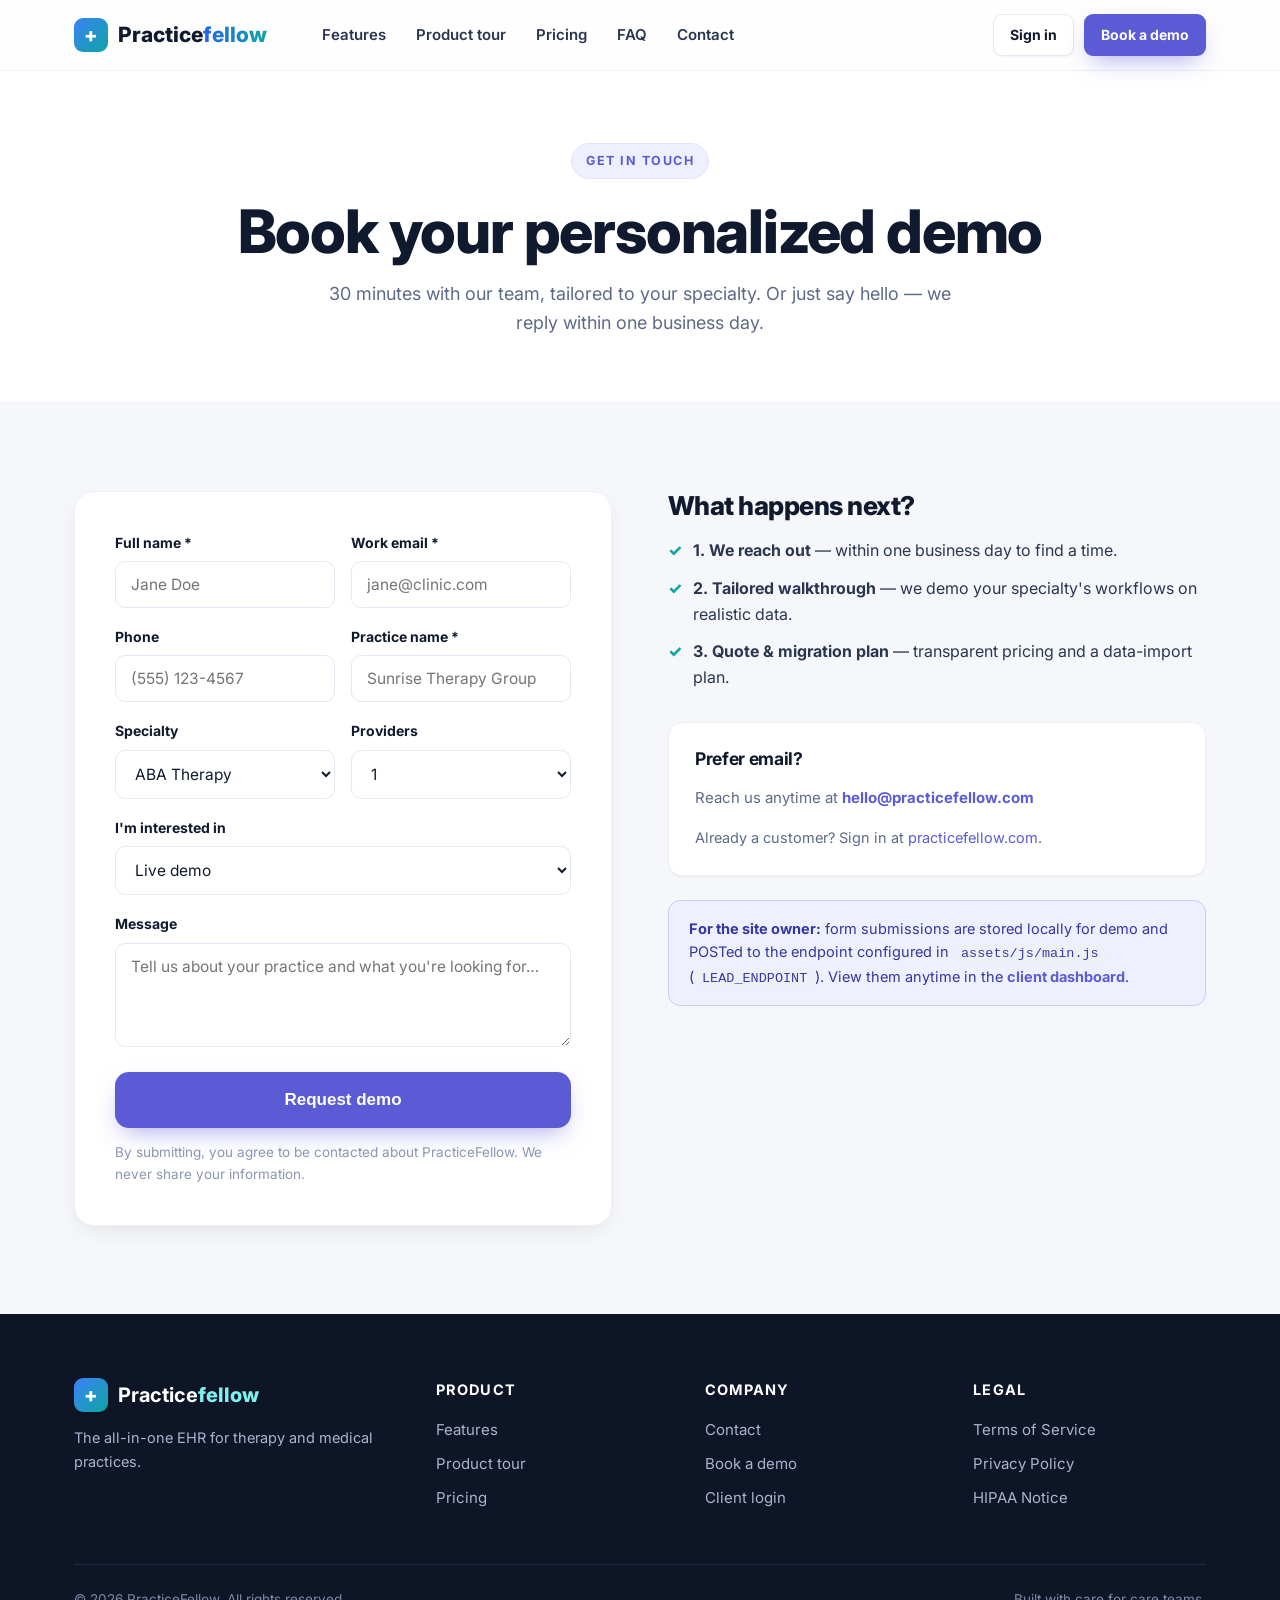
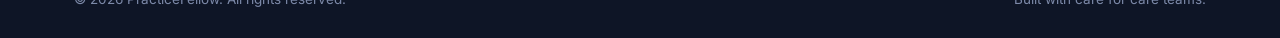
<file: contact.html>
<!DOCTYPE html>
<html lang="en">
<head>
<meta charset="UTF-8">
<meta name="viewport" content="width=device-width, initial-scale=1.0">
<title>Contact &amp; Book a Demo — PracticeFellow</title>
<meta name="description" content="Book a live PracticeFellow demo or send us a message. We reply within one business day.">
<link rel="preconnect" href="https://fonts.googleapis.com">
<link href="https://fonts.googleapis.com/css2?family=Inter:wght@400;600;700;800&display=swap" rel="stylesheet">
<link rel="stylesheet" href="assets/css/main.css">
<link rel="icon" href="assets/img/favicon.svg" type="image/svg+xml">
</head>
<body>
<header class="site-header">
  <div class="wrap nav">
    <a class="brand" href="index.html"><span class="brand-mark">+</span><span><b>Practice</b><span class="fellow">fellow</span></span></a>
    <nav class="nav-links" id="navLinks"><a href="features.html">Features</a><a href="index.html#tour">Product tour</a><a href="pricing.html">Pricing</a><a href="index.html#faq">FAQ</a><a href="contact.html">Contact</a></nav>
    <div class="nav-cta"><a class="btn btn-ghost btn-sm" href="https://www.practicefellow.com" target="_blank" rel="noopener">Sign in</a><a class="btn btn-primary btn-sm" href="contact.html">Book a demo</a></div>
    <button class="nav-toggle" id="navToggle" aria-label="Menu">☰</button>
  </div>
</header>
<div class="page-hero"><div class="wrap">
  <span class="eyebrow">Get in touch</span>
  <h1>Book your personalized demo</h1>
  <p>30 minutes with our team, tailored to your specialty. Or just say hello — we reply within one business day.</p>
</div></div>
<section><div class="wrap">
  <div class="split" style="align-items:start">
    <div class="form-card">
      <div class="form-ok" id="formOk">✓ Thanks! Your request was received. We'll reach out shortly to schedule your demo.</div>
      <form id="leadForm" novalidate>
        <div class="field-row">
          <div class="field"><label for="fName">Full name *</label><input id="fName" name="name" required placeholder="Jane Doe"></div>
          <div class="field"><label for="fEmail">Work email *</label><input id="fEmail" name="email" type="email" required placeholder="jane@clinic.com"></div>
        </div>
        <div class="field-row">
          <div class="field"><label for="fPhone">Phone</label><input id="fPhone" name="phone" type="tel" placeholder="(555) 123-4567"></div>
          <div class="field"><label for="fPractice">Practice name *</label><input id="fPractice" name="practice" required placeholder="Sunrise Therapy Group"></div>
        </div>
        <div class="field-row">
          <div class="field"><label for="fSpecialty">Specialty</label><select id="fSpecialty" name="specialty"><option>ABA Therapy</option><option>Speech Therapy</option><option>Occupational Therapy</option><option>Internal Medicine</option><option>Other</option></select></div>
          <div class="field"><label for="fProviders">Providers</label><select id="fProviders" name="providers"><option>1</option><option>2–5</option><option>6–15</option><option>16–50</option><option>50+</option></select></div>
        </div>
        <div class="field"><label for="fType">I'm interested in</label><select id="fType" name="type"><option>Live demo</option><option>Pricing quote</option><option>Migration from another EHR</option><option>AI early access</option><option>Just saying hello</option></select></div>
        <div class="field"><label for="fMsg">Message</label><textarea id="fMsg" name="message" rows="4" placeholder="Tell us about your practice and what you're looking for…"></textarea></div>
        <button class="btn btn-primary btn-lg btn-block" type="submit">Request demo</button>
        <p class="form-note">By submitting, you agree to be contacted about PracticeFellow. We never share your information.</p>
      </form>
    </div>
    <div>
      <h2 style="font-size:26px">What happens next?</h2>
      <ul class="check-list">
        <li><span><b>1. We reach out</b> — within one business day to find a time.</span></li>
        <li><span><b>2. Tailored walkthrough</b> — we demo your specialty's workflows on realistic data.</span></li>
        <li><span><b>3. Quote &amp; migration plan</b> — transparent pricing and a data-import plan.</span></li>
      </ul>
      <div class="card mt-32"><h3>Prefer email?</h3><p class="mt-16">Reach us anytime at <a href="mailto:hello@practicefellow.com"><b>hello@practicefellow.com</b></a></p><p class="mt-16" style="color:var(--muted);font-size:14.5px">Already a customer? Sign in at <a href="https://www.practicefellow.com" target="_blank" rel="noopener">practicefellow.com</a>.</p></div>
      <div class="notice blue mt-24"><b>For the site owner:</b> form submissions are stored locally for demo and POSTed to the endpoint configured in <code class="inline">assets/js/main.js</code> (<code class="inline">LEAD_ENDPOINT</code>). View them anytime in the <a href="dashboard.html"><b>client dashboard</b></a>.</div>
    </div>
  </div>
</div></section>
<footer><div class="wrap">
  <div class="foot-grid">
    <div><div class="foot-brand"><span class="brand-mark">+</span><span><b>Practice</b><span style="color:#7ef0ee">fellow</span></span></div><p style="font-size:14.5px;max-width:300px">The all-in-one EHR for therapy and medical practices.</p></div>
    <div><h4>Product</h4><a href="features.html">Features</a><a href="index.html#tour">Product tour</a><a href="pricing.html">Pricing</a></div>
    <div><h4>Company</h4><a href="contact.html">Contact</a><a href="contact.html">Book a demo</a><a href="dashboard.html">Client login</a></div>
    <div><h4>Legal</h4><a href="#">Terms of Service</a><a href="#">Privacy Policy</a><a href="#">HIPAA Notice</a></div>
  </div>
  <div class="foot-bottom"><span>© 2026 PracticeFellow. All rights reserved.</span><span>Built with care for care teams.</span></div>
</div></footer>
<script src="assets/js/main.js"></script>
</body></html>
</file>
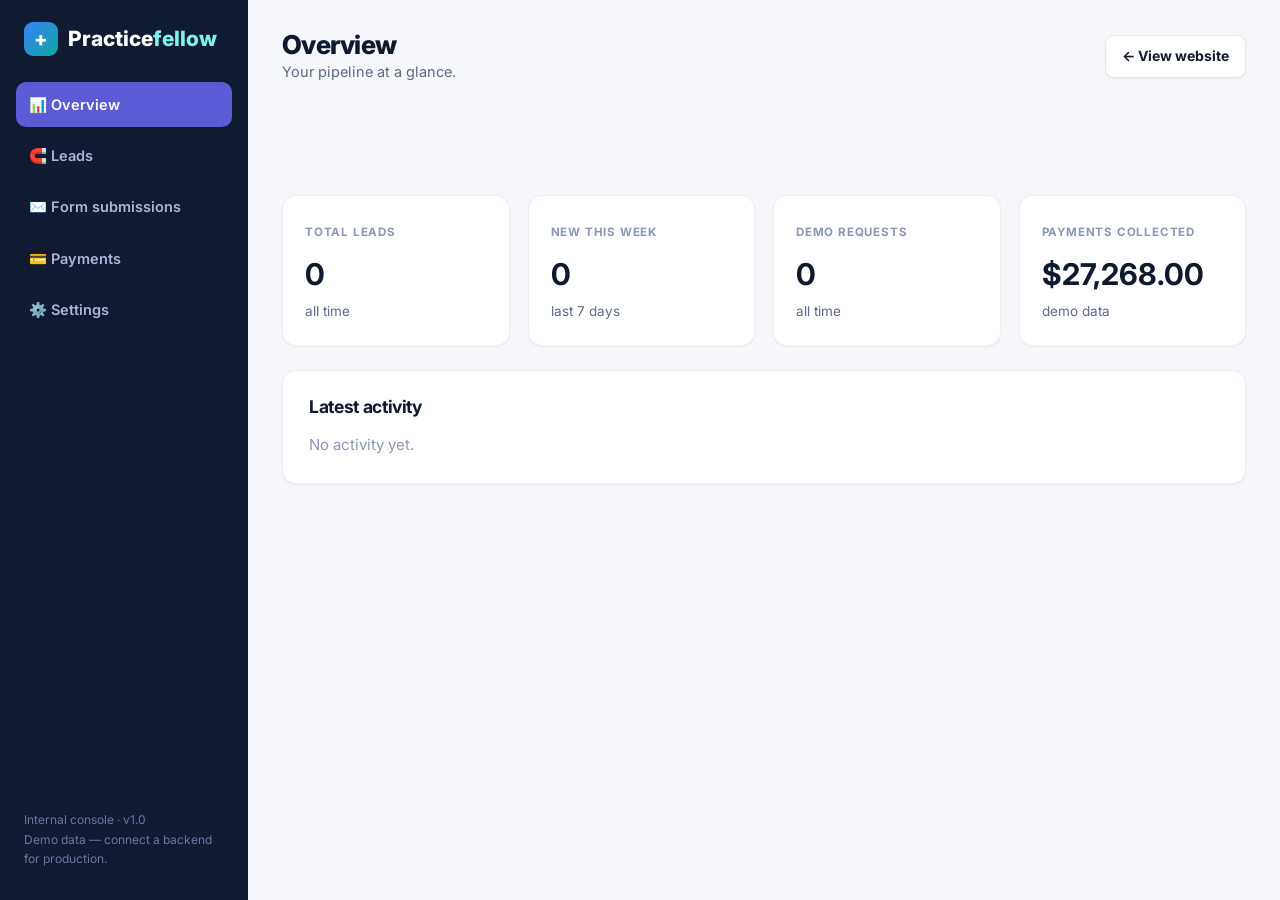
<file: dashboard.html>
<!DOCTYPE html>
<html lang="en">
<head>
<meta charset="UTF-8">
<meta name="viewport" content="width=device-width, initial-scale=1.0">
<title>Client Dashboard — PracticeFellow</title>
<meta name="description" content="PracticeFellow client dashboard: leads, form submissions and payments.">
<link rel="preconnect" href="https://fonts.googleapis.com">
<link href="https://fonts.googleapis.com/css2?family=Inter:wght@400;600;700;800&display=swap" rel="stylesheet">
<link rel="stylesheet" href="assets/css/main.css">
<link rel="stylesheet" href="assets/css/dashboard.css">
<link rel="icon" href="assets/img/favicon.svg" type="image/svg+xml">
</head>
<body>
<div class="dash">
  <aside class="side">
    <a class="brand" href="index.html"><span class="brand-mark">+</span><span><b>Practice</b><span style="color:#7ef0ee">fellow</span></span></a>
    <a class="slink active" href="#" data-view="overview">📊 Overview</a>
    <a class="slink" href="#" data-view="leads">🧲 Leads</a>
    <a class="slink" href="#" data-view="submissions">✉️ Form submissions</a>
    <a class="slink" href="#" data-view="payments">💳 Payments</a>
    <a class="slink" href="#" data-view="settings">⚙️ Settings</a>
    <div class="s-foot">Internal console · v1.0<br>Demo data — connect a backend for production.</div>
  </aside>
  <main class="dash-main">
    <div class="dash-top">
      <div><h1 id="viewTitle">Overview</h1><p style="color:var(--muted);font-size:14.5px" id="viewSub">Your pipeline at a glance.</p></div>
      <a class="btn btn-ghost btn-sm" href="index.html">← View website</a>
    </div>

    <!-- OVERVIEW -->
    <section class="dash-view active" id="view-overview">
      <div class="kpi-row">
        <div class="kpi"><small>Total leads</small><b id="kLeads">0</b><span>all time</span></div>
        <div class="kpi"><small>New this week</small><b id="kWeek">0</b><span>last 7 days</span></div>
        <div class="kpi"><small>Demo requests</small><b id="kDemos">0</b><span>all time</span></div>
        <div class="kpi"><small>Payments collected</small><b id="kPay">$0</b><span>demo data</span></div>
      </div>
      <div class="card"><h3>Latest activity</h3><div id="recentList" class="mt-16"></div></div>
    </section>

    <!-- LEADS -->
    <section class="dash-view" id="view-leads">
      <div class="toolbar">
        <input id="leadSearch" placeholder="Search name, email, practice…">
        <select id="leadStatus"><option value="">All statuses</option><option>New</option><option>Contacted</option><option>Demo scheduled</option><option>Customer</option><option>Archived</option></select>
        <button class="btn btn-ghost btn-sm" id="seedBtn">Load demo data</button>
        <button class="btn btn-ghost btn-sm" id="exportLeads">Export CSV</button>
      </div>
      <div style="overflow-x:auto"><table class="dtable"><thead><tr><th>Name</th><th>Contact</th><th>Practice</th><th>Specialty</th><th>Providers</th><th>Interest</th><th>Received</th><th>Status</th></tr></thead><tbody id="leadsBody"></tbody></table></div>
    </section>

    <!-- SUBMISSIONS -->
    <section class="dash-view" id="view-submissions">
      <p style="color:var(--muted);margin-bottom:16px;font-size:14.5px">Every message sent through the contact / demo form. Click a row to read the full message.</p>
      <div style="overflow-x:auto"><table class="dtable"><thead><tr><th>From</th><th>Type</th><th>Message</th><th>Received</th></tr></thead><tbody id="subsBody"></tbody></table></div>
    </section>

    <!-- PAYMENTS -->
    <section class="dash-view" id="view-payments">
      <div class="stripe-card">
        <h3>Stripe payments</h3>
        <p>Accept payments for software services (subscriptions, onboarding fees). Paste your <b>publishable key</b> below to enable the checkout button, and set your <b>webhook secret</b> on the server to record payments here. Full setup guide is in <code>README.md</code>.</p>
        <div class="key-row">
          <input id="stripeKey" placeholder="pk_live_… or pk_test_… (publishable key)">
          <button class="btn btn-teal" id="saveStripeKey">Save key</button>
        </div>
        <p id="stripeStatus" style="margin-top:12px;font-size:13.5px"></p>
      </div>
      <div class="toolbar"><button class="btn btn-primary btn-sm" id="newPaymentBtn">+ Record manual payment</button><button class="btn btn-ghost btn-sm" id="exportPay">Export CSV</button></div>
      <div style="overflow-x:auto"><table class="dtable"><thead><tr><th>Payment</th><th>Customer</th><th>Description</th><th>Amount</th><th>Date</th><th>Status</th></tr></thead><tbody id="payBody"></tbody></table></div>
    </section>

    <!-- SETTINGS -->
    <section class="dash-view" id="view-settings">
      <div class="card" style="max-width:720px">
        <h3>Integrations</h3>
        <div class="field mt-16"><label>Lead webhook endpoint</label><input id="endpointInput" placeholder="https://api.yourdomain.com/leads"><p class="form-note">The contact form POSTs new leads here as JSON (also saved locally). Set <code class="inline">LEAD_ENDPOINT</code> in <code class="inline">assets/js/main.js</code> for production.</p></div>
        <h3 class="mt-32">Data</h3>
        <p style="color:var(--muted);font-size:14.5px" class="mt-16">Demo data lives in this browser (localStorage). Connect a backend database before going live.</p>
        <div class="mt-16" style="display:flex;gap:10px;flex-wrap:wrap"><button class="btn btn-ghost btn-sm" id="clearData">Clear demo data</button></div>
      </div>
    </section>
  </main>
</div>
<script src="assets/js/main.js"></script>
<script src="assets/js/dashboard.js"></script>
</body>
</html>
</file>
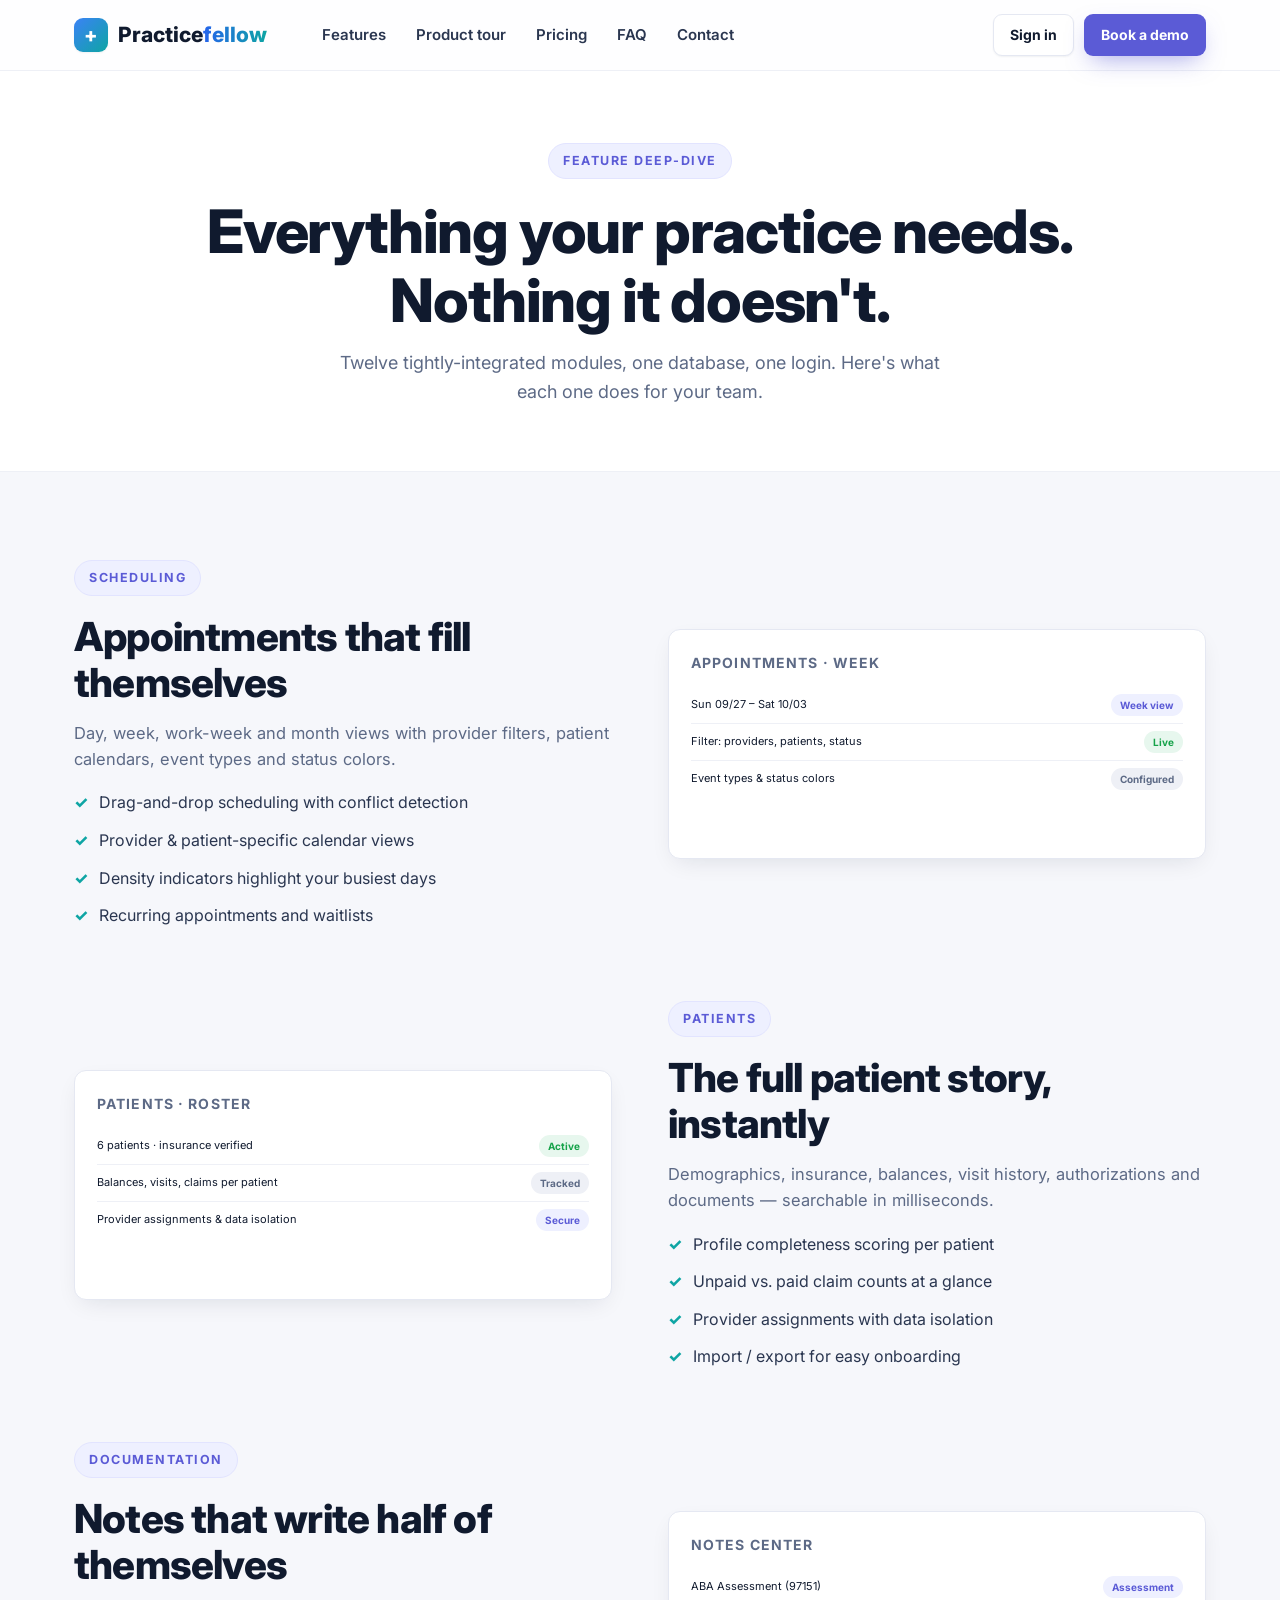
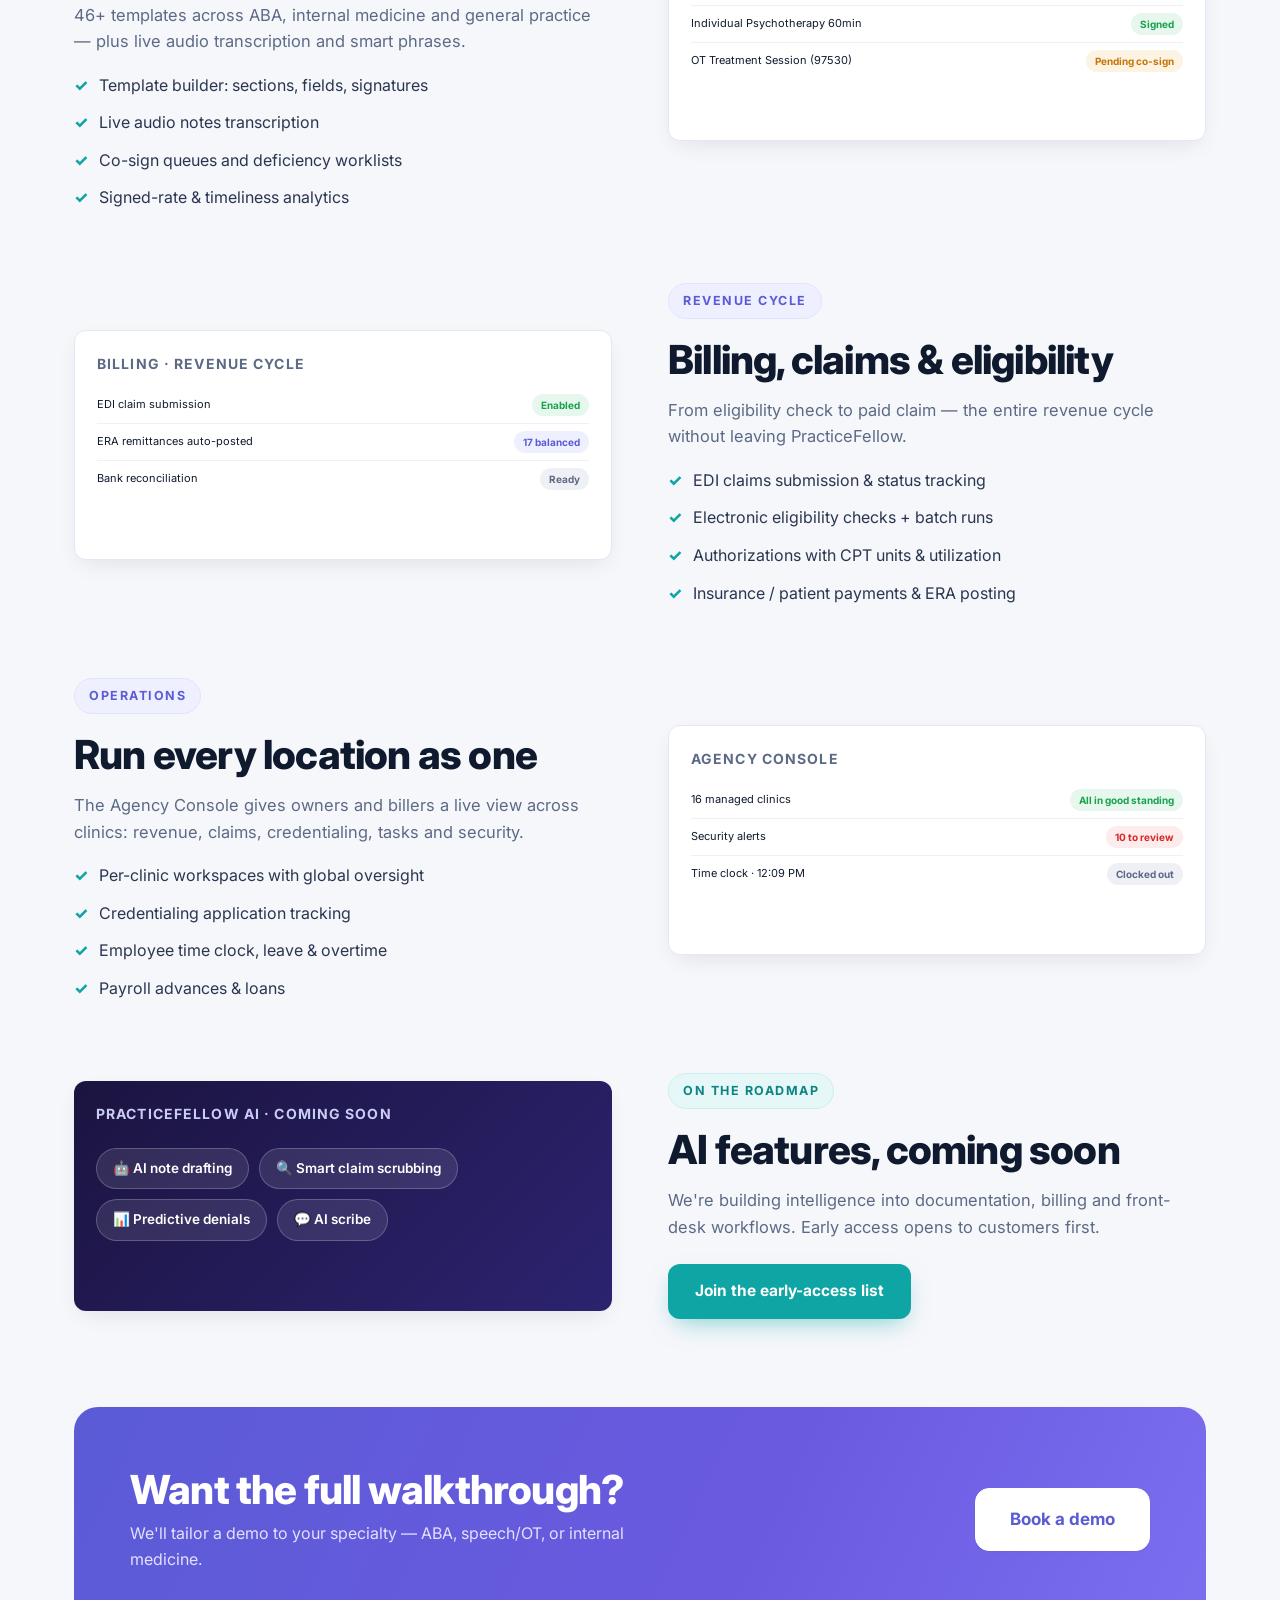
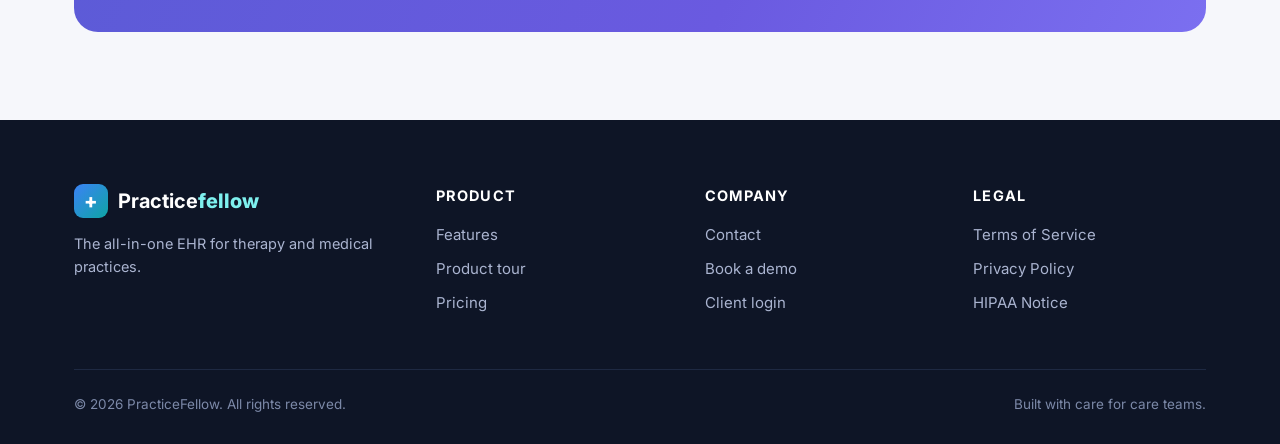
<file: features.html>
<!DOCTYPE html>
<html lang="en">
<head>
<meta charset="UTF-8">
<meta name="viewport" content="width=device-width, initial-scale=1.0">
<title>Features — PracticeFellow EHR</title>
<meta name="description" content="Explore every PracticeFellow feature: scheduling, patients, notes, billing, eligibility, authorizations, multi-clinic, chat, employees and payroll.">
<link rel="preconnect" href="https://fonts.googleapis.com">
<link href="https://fonts.googleapis.com/css2?family=Inter:wght@400;600;700;800&display=swap" rel="stylesheet">
<link rel="stylesheet" href="assets/css/main.css">
<link rel="icon" href="assets/img/favicon.svg" type="image/svg+xml">
</head>
<body>
<header class="site-header">
  <div class="wrap nav">
    <a class="brand" href="index.html"><span class="brand-mark">+</span><span><b>Practice</b><span class="fellow">fellow</span></span></a>
    <nav class="nav-links" id="navLinks">
      <a href="features.html">Features</a><a href="index.html#tour">Product tour</a><a href="pricing.html">Pricing</a><a href="index.html#faq">FAQ</a><a href="contact.html">Contact</a>
    </nav>
    <div class="nav-cta"><a class="btn btn-ghost btn-sm" href="https://www.practicefellow.com" target="_blank" rel="noopener">Sign in</a><a class="btn btn-primary btn-sm" href="contact.html">Book a demo</a></div>
    <button class="nav-toggle" id="navToggle" aria-label="Menu">☰</button>
  </div>
</header>

<div class="page-hero"><div class="wrap">
  <span class="eyebrow">Feature deep-dive</span>
  <h1>Everything your practice needs.<br>Nothing it doesn't.</h1>
  <p>Twelve tightly-integrated modules, one database, one login. Here's what each one does for your team.</p>
</div></div>

<section><div class="wrap">
  <div class="split" style="margin-bottom:72px">
    <div><span class="eyebrow">Scheduling</span><h2>Appointments that fill themselves</h2><p class="lead" style="font-size:16.5px">Day, week, work-week and month views with provider filters, patient calendars, event types and status colors.</p><ul class="check-list"><li>Drag-and-drop scheduling with conflict detection</li><li>Provider &amp; patient-specific calendar views</li><li>Density indicators highlight your busiest days</li><li>Recurring appointments and waitlists</li></ul></div>
    <div class="tour-shot"><h4>Appointments · Week</h4><div class="mock-row"><span>Sun 09/27 – Sat 10/03</span><span class="badge purple">Week view</span></div><div class="mock-row"><span>Filter: providers, patients, status</span><span class="badge green">Live</span></div><div class="mock-row"><span>Event types &amp; status colors</span><span class="badge gray">Configured</span></div></div>
  </div>
  <div class="split" style="margin-bottom:72px">
    <div class="tour-shot"><h4>Patients · Roster</h4><div class="mock-row"><span>6 patients · insurance verified</span><span class="badge green">Active</span></div><div class="mock-row"><span>Balances, visits, claims per patient</span><span class="badge gray">Tracked</span></div><div class="mock-row"><span>Provider assignments &amp; data isolation</span><span class="badge purple">Secure</span></div></div>
    <div><span class="eyebrow">Patients</span><h2>The full patient story, instantly</h2><p class="lead" style="font-size:16.5px">Demographics, insurance, balances, visit history, authorizations and documents — searchable in milliseconds.</p><ul class="check-list"><li>Profile completeness scoring per patient</li><li>Unpaid vs. paid claim counts at a glance</li><li>Provider assignments with data isolation</li><li>Import / export for easy onboarding</li></ul></div>
  </div>
  <div class="split" style="margin-bottom:72px">
    <div><span class="eyebrow">Documentation</span><h2>Notes that write half of themselves</h2><p class="lead" style="font-size:16.5px">46+ templates across ABA, internal medicine and general practice — plus live audio transcription and smart phrases.</p><ul class="check-list"><li>Template builder: sections, fields, signatures</li><li>Live audio notes transcription</li><li>Co-sign queues and deficiency worklists</li><li>Signed-rate &amp; timeliness analytics</li></ul></div>
    <div class="tour-shot"><h4>Notes Center</h4><div class="mock-row"><span>ABA Assessment (97151)</span><span class="badge purple">Assessment</span></div><div class="mock-row"><span>Individual Psychotherapy 60min</span><span class="badge green">Signed</span></div><div class="mock-row"><span>OT Treatment Session (97530)</span><span class="badge amber">Pending co-sign</span></div></div>
  </div>
  <div class="split" style="margin-bottom:72px">
    <div class="tour-shot"><h4>Billing · Revenue cycle</h4><div class="mock-row"><span>EDI claim submission</span><span class="badge green">Enabled</span></div><div class="mock-row"><span>ERA remittances auto-posted</span><span class="badge purple">17 balanced</span></div><div class="mock-row"><span>Bank reconciliation</span><span class="badge gray">Ready</span></div></div>
    <div><span class="eyebrow">Revenue cycle</span><h2>Billing, claims &amp; eligibility</h2><p class="lead" style="font-size:16.5px">From eligibility check to paid claim — the entire revenue cycle without leaving PracticeFellow.</p><ul class="check-list"><li>EDI claims submission &amp; status tracking</li><li>Electronic eligibility checks + batch runs</li><li>Authorizations with CPT units &amp; utilization</li><li>Insurance / patient payments &amp; ERA posting</li></ul></div>
  </div>
  <div class="split" style="margin-bottom:72px">
    <div><span class="eyebrow">Operations</span><h2>Run every location as one</h2><p class="lead" style="font-size:16.5px">The Agency Console gives owners and billers a live view across clinics: revenue, claims, credentialing, tasks and security.</p><ul class="check-list"><li>Per-clinic workspaces with global oversight</li><li>Credentialing application tracking</li><li>Employee time clock, leave &amp; overtime</li><li>Payroll advances &amp; loans</li></ul></div>
    <div class="tour-shot"><h4>Agency Console</h4><div class="mock-row"><span>16 managed clinics</span><span class="badge green">All in good standing</span></div><div class="mock-row"><span>Security alerts</span><span class="badge red">10 to review</span></div><div class="mock-row"><span>Time clock · 12:09 PM</span><span class="badge gray">Clocked out</span></div></div>
  </div>
  <div class="split">
    <div class="tour-shot" style="background:linear-gradient(135deg,#1b1440,#2c2370);border:none;color:#fff"><h4 style="color:#c9cdf5">PracticeFellow AI · Coming soon</h4><div class="ai-pills"><span>🤖 AI note drafting</span><span>🔍 Smart claim scrubbing</span><span>📊 Predictive denials</span><span>💬 AI scribe</span></div></div>
    <div><span class="eyebrow teal">On the roadmap</span><h2>AI features, coming soon</h2><p class="lead" style="font-size:16.5px">We're building intelligence into documentation, billing and front-desk workflows. Early access opens to customers first.</p><a class="btn btn-teal mt-24" href="contact.html">Join the early-access list</a></div>
  </div>
</div></section>

<section style="padding-top:0"><div class="wrap"><div class="cta-band">
  <div><h2>Want the full walkthrough?</h2><p>We'll tailor a demo to your specialty — ABA, speech/OT, or internal medicine.</p></div>
  <a class="btn btn-ghost btn-lg" href="contact.html">Book a demo</a>
</div></div></section>

<footer><div class="wrap">
  <div class="foot-grid">
    <div><div class="foot-brand"><span class="brand-mark">+</span><span><b>Practice</b><span style="color:#7ef0ee">fellow</span></span></div><p style="font-size:14.5px;max-width:300px">The all-in-one EHR for therapy and medical practices.</p></div>
    <div><h4>Product</h4><a href="features.html">Features</a><a href="index.html#tour">Product tour</a><a href="pricing.html">Pricing</a></div>
    <div><h4>Company</h4><a href="contact.html">Contact</a><a href="contact.html">Book a demo</a><a href="dashboard.html">Client login</a></div>
    <div><h4>Legal</h4><a href="#">Terms of Service</a><a href="#">Privacy Policy</a><a href="#">HIPAA Notice</a></div>
  </div>
  <div class="foot-bottom"><span>© 2026 PracticeFellow. All rights reserved.</span><span>Built with care for care teams.</span></div>
</div></footer>
<script src="assets/js/main.js"></script>
</body></html>
</file>
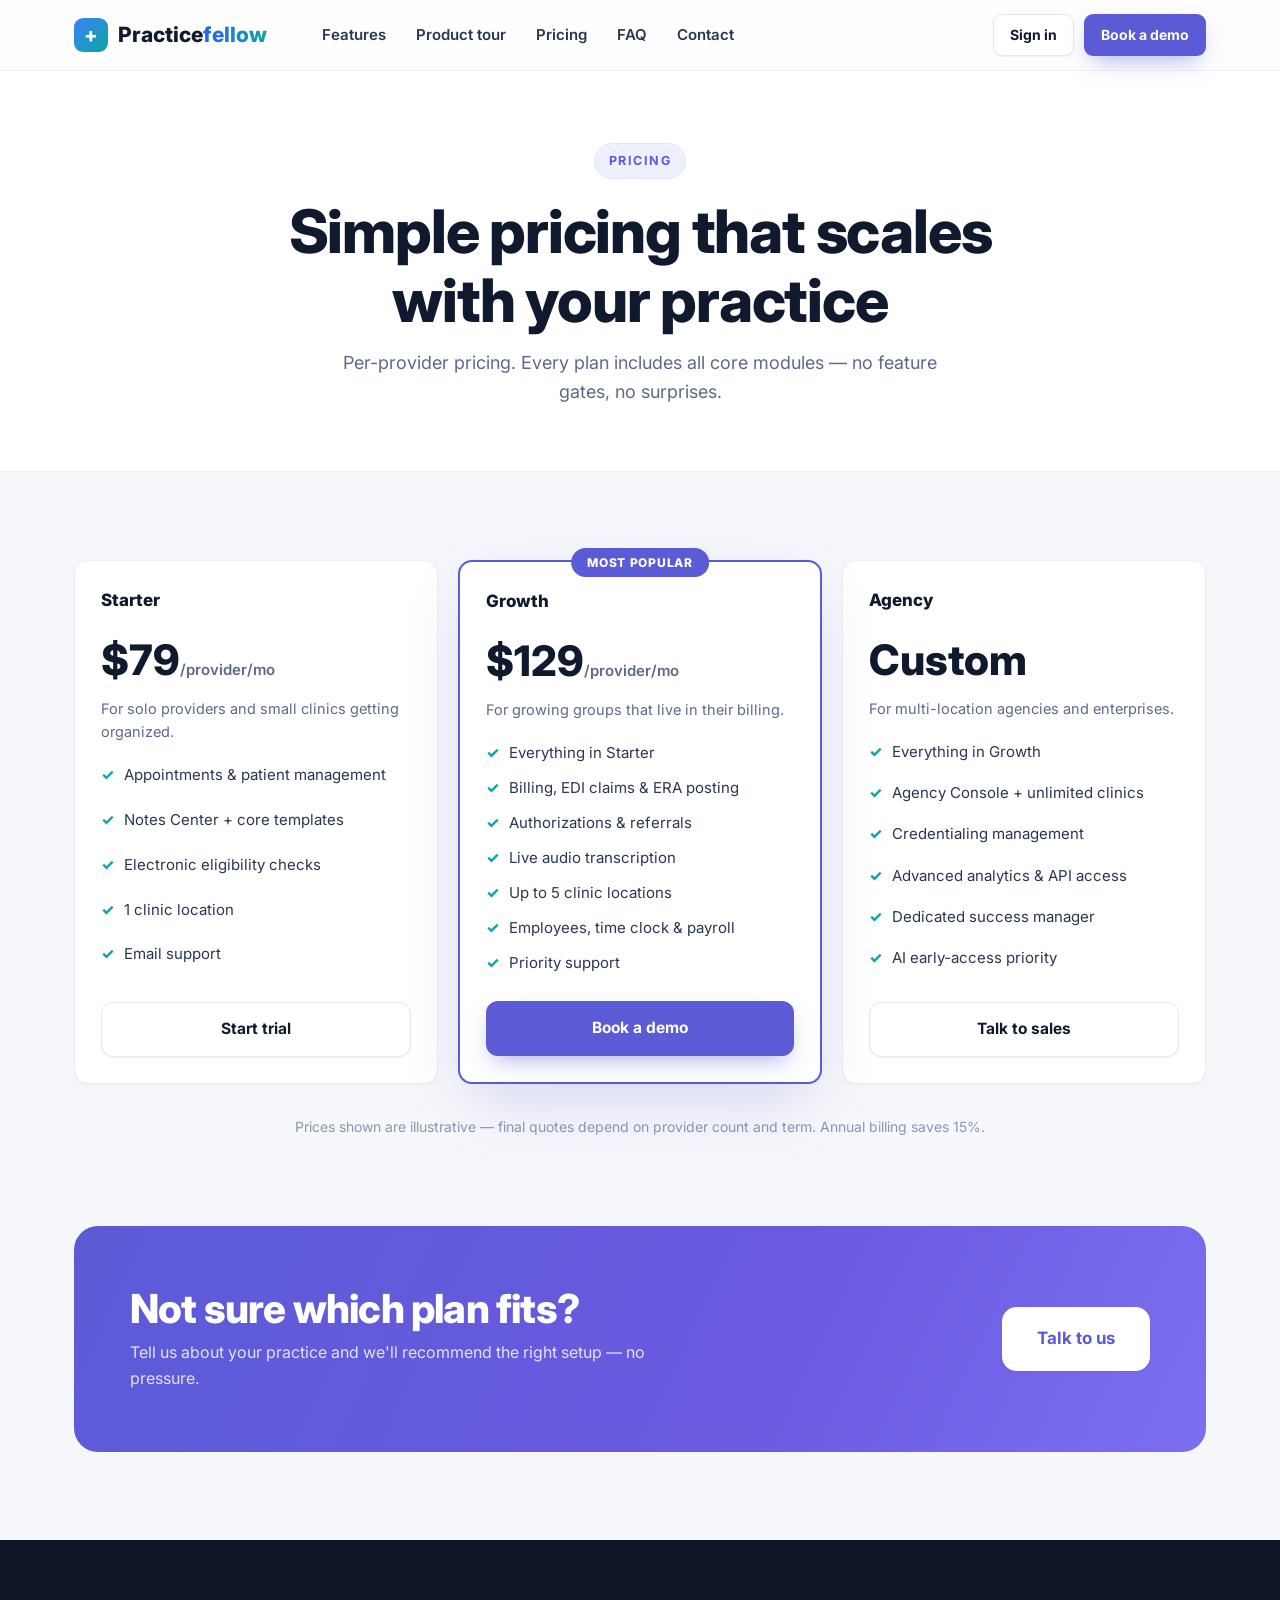
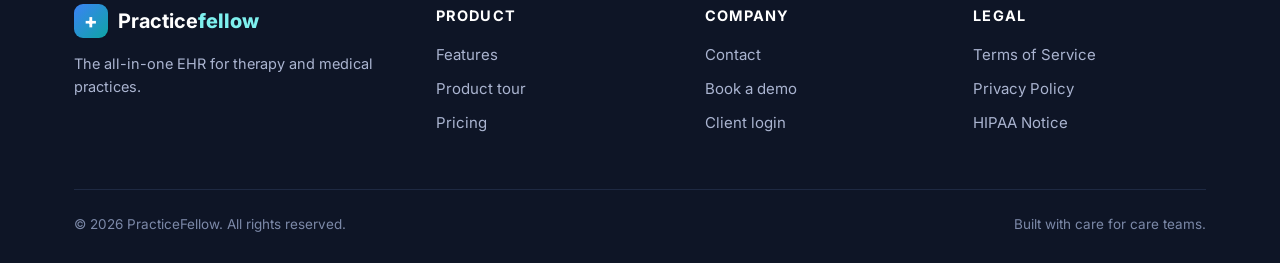
<file: pricing.html>
<!DOCTYPE html>
<html lang="en">
<head>
<meta charset="UTF-8">
<meta name="viewport" content="width=device-width, initial-scale=1.0">
<title>Pricing — PracticeFellow EHR</title>
<meta name="description" content="Simple, per-provider pricing for the PracticeFellow EHR. No hidden fees.">
<link rel="preconnect" href="https://fonts.googleapis.com">
<link href="https://fonts.googleapis.com/css2?family=Inter:wght@400;600;700;800&display=swap" rel="stylesheet">
<link rel="stylesheet" href="assets/css/main.css">
<link rel="icon" href="assets/img/favicon.svg" type="image/svg+xml">
</head>
<body>
<header class="site-header">
  <div class="wrap nav">
    <a class="brand" href="index.html"><span class="brand-mark">+</span><span><b>Practice</b><span class="fellow">fellow</span></span></a>
    <nav class="nav-links" id="navLinks"><a href="features.html">Features</a><a href="index.html#tour">Product tour</a><a href="pricing.html">Pricing</a><a href="index.html#faq">FAQ</a><a href="contact.html">Contact</a></nav>
    <div class="nav-cta"><a class="btn btn-ghost btn-sm" href="https://www.practicefellow.com" target="_blank" rel="noopener">Sign in</a><a class="btn btn-primary btn-sm" href="contact.html">Book a demo</a></div>
    <button class="nav-toggle" id="navToggle" aria-label="Menu">☰</button>
  </div>
</header>
<div class="page-hero"><div class="wrap">
  <span class="eyebrow">Pricing</span>
  <h1>Simple pricing that scales<br>with your practice</h1>
  <p>Per-provider pricing. Every plan includes all core modules — no feature gates, no surprises.</p>
</div></div>
<section><div class="wrap">
  <div class="grid-3">
    <div class="card price-card"><div class="p-name">Starter</div><div class="p-price">$79<small>/provider/mo</small></div><p style="color:var(--muted);font-size:14.5px">For solo providers and small clinics getting organized.</p><ul><li>Appointments &amp; patient management</li><li>Notes Center + core templates</li><li>Electronic eligibility checks</li><li>1 clinic location</li><li>Email support</li></ul><a class="btn btn-ghost btn-block" href="contact.html">Start trial</a></div>
    <div class="card price-card featured"><span class="flag">MOST POPULAR</span><div class="p-name">Growth</div><div class="p-price">$129<small>/provider/mo</small></div><p style="color:var(--muted);font-size:14.5px">For growing groups that live in their billing.</p><ul><li>Everything in Starter</li><li>Billing, EDI claims &amp; ERA posting</li><li>Authorizations &amp; referrals</li><li>Live audio transcription</li><li>Up to 5 clinic locations</li><li>Employees, time clock &amp; payroll</li><li>Priority support</li></ul><a class="btn btn-primary btn-block" href="contact.html">Book a demo</a></div>
    <div class="card price-card"><div class="p-name">Agency</div><div class="p-price">Custom</div><p style="color:var(--muted);font-size:14.5px">For multi-location agencies and enterprises.</p><ul><li>Everything in Growth</li><li>Agency Console + unlimited clinics</li><li>Credentialing management</li><li>Advanced analytics &amp; API access</li><li>Dedicated success manager</li><li>AI early-access priority</li></ul><a class="btn btn-ghost btn-block" href="contact.html">Talk to sales</a></div>
  </div>
  <p class="center mt-32" style="color:var(--faint);font-size:14px">Prices shown are illustrative — final quotes depend on provider count and term. Annual billing saves 15%.</p>
</div></section>
<section style="padding-top:0"><div class="wrap"><div class="cta-band">
  <div><h2>Not sure which plan fits?</h2><p>Tell us about your practice and we'll recommend the right setup — no pressure.</p></div>
  <a class="btn btn-ghost btn-lg" href="contact.html">Talk to us</a>
</div></div></section>
<footer><div class="wrap">
  <div class="foot-grid">
    <div><div class="foot-brand"><span class="brand-mark">+</span><span><b>Practice</b><span style="color:#7ef0ee">fellow</span></span></div><p style="font-size:14.5px;max-width:300px">The all-in-one EHR for therapy and medical practices.</p></div>
    <div><h4>Product</h4><a href="features.html">Features</a><a href="index.html#tour">Product tour</a><a href="pricing.html">Pricing</a></div>
    <div><h4>Company</h4><a href="contact.html">Contact</a><a href="contact.html">Book a demo</a><a href="dashboard.html">Client login</a></div>
    <div><h4>Legal</h4><a href="#">Terms of Service</a><a href="#">Privacy Policy</a><a href="#">HIPAA Notice</a></div>
  </div>
  <div class="foot-bottom"><span>© 2026 PracticeFellow. All rights reserved.</span><span>Built with care for care teams.</span></div>
</div></footer>
<script src="assets/js/main.js"></script>
</body></html>
</file>
<file: assets/css/main.css>
/* PracticeFellow marketing site — design system
   Inspired by the PracticeFellow app: indigo primary, teal accents,
   soft gray surfaces, rounded cards. */
:root{
  --primary:#5b5bd6; --primary-dark:#4848bd; --primary-darker:#3a3aa3;
  --primary-50:#eef0ff; --primary-100:#e2e4ff;
  --teal:#0ea5a4; --teal-dark:#0b8584; --teal-50:#e6f7f7;
  --ink:#101a2e; --ink-soft:#2a3650; --muted:#5d6a86; --faint:#8b96b3;
  --bg:#f6f7fb; --card:#ffffff; --border:#e5e8f2; --border-soft:#eef0f6;
  --green:#16a34a; --green-50:#e7f7ee; --amber:#c77408; --amber-50:#fdf3e3;
  --red:#dc2626; --red-50:#fdecec; --pink:#db2777;
  --radius:14px; --radius-lg:20px; --radius-sm:9px;
  --shadow-sm:0 1px 2px rgba(16,26,46,.06);
  --shadow:0 8px 24px -8px rgba(16,26,46,.12);
  --shadow-lg:0 24px 64px -16px rgba(72,72,189,.22);
  --font:"Inter",-apple-system,BlinkMacSystemFont,"Segoe UI",Roboto,Helvetica,Arial,sans-serif;
}
*{box-sizing:border-box;margin:0;padding:0}
html{scroll-behavior:smooth}
body{font-family:var(--font);color:var(--ink);background:var(--bg);line-height:1.6;font-size:16px;-webkit-font-smoothing:antialiased}
img{max-width:100%;display:block}
a{color:var(--primary);text-decoration:none}
a:hover{color:var(--primary-dark)}
.wrap{max-width:1180px;margin:0 auto;padding:0 24px}
section{padding:88px 0}
.eyebrow{display:inline-flex;align-items:center;gap:8px;font-size:12.5px;font-weight:700;letter-spacing:.12em;text-transform:uppercase;color:var(--primary);background:var(--primary-50);border:1px solid var(--primary-100);padding:7px 14px;border-radius:999px;margin-bottom:18px}
.eyebrow.teal{color:var(--teal-dark);background:var(--teal-50);border-color:#cdeeee}
h1,h2,h3{line-height:1.15;letter-spacing:-.02em;color:var(--ink)}
h1{font-size:clamp(38px,5.2vw,60px);font-weight:800}
h2{font-size:clamp(28px,3.6vw,40px);font-weight:800;margin-bottom:14px}
h3{font-size:20px;font-weight:700}
.lead{font-size:18.5px;color:var(--muted);max-width:640px}
.center{text-align:center}.center .lead{margin:0 auto}
.mt-16{margin-top:16px}.mt-24{margin-top:24px}.mt-32{margin-top:32px}.mt-48{margin-top:48px}

/* ---------- Buttons ---------- */
.btn{display:inline-flex;align-items:center;justify-content:center;gap:9px;font-weight:700;font-size:15.5px;padding:14px 26px;border-radius:12px;border:1px solid transparent;cursor:pointer;transition:transform .15s ease,box-shadow .15s ease,background .15s ease;white-space:nowrap}
.btn:active{transform:translateY(1px)}
.btn-primary{background:var(--primary);color:#fff;box-shadow:0 10px 24px -8px rgba(91,91,214,.55)}
.btn-primary:hover{background:var(--primary-dark);color:#fff;box-shadow:0 14px 30px -8px rgba(91,91,214,.6)}
.btn-teal{background:var(--teal);color:#fff;box-shadow:0 10px 24px -8px rgba(14,165,164,.5)}
.btn-teal:hover{background:var(--teal-dark);color:#fff}
.btn-ghost{background:#fff;color:var(--ink);border-color:var(--border);box-shadow:var(--shadow-sm)}
.btn-ghost:hover{border-color:var(--primary);color:var(--primary)}
.btn-lg{padding:17px 34px;font-size:17px;border-radius:14px}
.btn-sm{padding:9px 16px;font-size:14px;border-radius:9px}
.btn-block{width:100%}

/* ---------- Nav ---------- */
.site-header{position:sticky;top:0;z-index:50;background:rgba(255,255,255,.86);backdrop-filter:blur(14px);border-bottom:1px solid var(--border-soft)}
.nav{display:flex;align-items:center;gap:34px;height:70px}
.brand{display:flex;align-items:center;gap:10px;font-size:21px;font-weight:800;color:var(--ink)}
.brand:hover{color:var(--ink)}
.brand-mark{width:34px;height:34px;border-radius:9px;background:linear-gradient(135deg,#3b82f6,#0ea5a4);display:grid;place-items:center;color:#fff;font-size:20px;font-weight:800;box-shadow:var(--shadow-sm)}
.brand b{font-weight:800}.brand .fellow{background:linear-gradient(90deg,#2563eb,#0ea5a4);-webkit-background-clip:text;background-clip:text;color:transparent}
.nav-links{display:flex;gap:4px;margin-left:8px}
.nav-links a{color:var(--ink-soft);font-weight:600;font-size:15px;padding:9px 13px;border-radius:9px}
.nav-links a:hover{background:var(--primary-50);color:var(--primary)}
.nav-cta{margin-left:auto;display:flex;gap:10px;align-items:center}
.nav-toggle{display:none;margin-left:auto;background:none;border:1px solid var(--border);border-radius:9px;padding:9px 12px;font-size:18px;cursor:pointer}
@media(max-width:940px){
  .nav-links,.nav-cta .btn-ghost{display:none}
  .nav-toggle{display:block}
  .nav-links.open{display:flex;position:absolute;top:70px;left:0;right:0;background:#fff;flex-direction:column;padding:14px 20px 20px;border-bottom:1px solid var(--border);box-shadow:var(--shadow)}
}

/* ---------- Hero ---------- */
.hero{position:relative;overflow:hidden;background:radial-gradient(1100px 480px at 75% -60px,rgba(91,91,214,.14),transparent 60%),radial-gradient(800px 420px at 8% 10%,rgba(14,165,164,.1),transparent 60%),#fff;border-bottom:1px solid var(--border-soft)}
.hero .wrap{display:grid;grid-template-columns:1.02fr .98fr;gap:56px;align-items:center;padding:84px 24px 96px}
.hero h1{margin:0 0 18px}
.hero h1 .grad{background:linear-gradient(92deg,var(--primary) 10%,#7c6cf0 55%,var(--teal) 100%);-webkit-background-clip:text;background-clip:text;color:transparent}
.hero .lead{margin-bottom:30px}
.hero-cta{display:flex;gap:14px;flex-wrap:wrap;margin-bottom:26px}
.hero-proof{display:flex;gap:22px;flex-wrap:wrap;color:var(--muted);font-size:14px;font-weight:600}
.hero-proof span{display:inline-flex;align-items:center;gap:7px}
.dot{width:8px;height:8px;border-radius:50%;background:var(--green);display:inline-block}
@media(max-width:940px){.hero .wrap{grid-template-columns:1fr;padding-top:56px}}

/* App mock (pure CSS dashboard preview) */
.app-mock{background:#fff;border:1px solid var(--border);border-radius:var(--radius-lg);box-shadow:var(--shadow-lg);overflow:hidden;font-size:12px}
.app-mock .mock-bar{display:flex;align-items:center;gap:8px;padding:12px 16px;border-bottom:1px solid var(--border-soft);background:#fafbff}
.mock-dots{display:flex;gap:6px}.mock-dots i{width:10px;height:10px;border-radius:50%;background:#dfe3f0;display:block}
.mock-dots i:first-child{background:#ff5f57}.mock-dots i:nth-child(2){background:#febc2e}.mock-dots i:nth-child(3){background:#28c840}
.mock-url{flex:1;background:#eef0f7;border-radius:7px;color:var(--faint);padding:5px 12px;font-size:11.5px;font-weight:600}
.mock-body{padding:18px;background:var(--bg)}
.mock-head{display:flex;justify-content:space-between;align-items:center;margin-bottom:14px}
.mock-head b{font-size:14px}
.mock-head .pill{background:var(--primary);color:#fff;font-size:11px;font-weight:700;padding:6px 12px;border-radius:8px}
.mock-stats{display:grid;grid-template-columns:repeat(4,1fr);gap:10px;margin-bottom:12px}
.mock-stat{background:#fff;border:1px solid var(--border-soft);border-radius:10px;padding:10px 12px}
.mock-stat small{color:var(--faint);font-size:9.5px;text-transform:uppercase;letter-spacing:.06em;font-weight:700}
.mock-stat b{display:block;font-size:17px;margin-top:2px}
.mock-cols{display:grid;grid-template-columns:1fr 1fr;gap:10px}
.mock-panel{background:#fff;border:1px solid var(--border-soft);border-radius:10px;padding:12px}
.mock-panel h5{font-size:11.5px;margin-bottom:8px}
.mock-row{display:flex;justify-content:space-between;align-items:center;padding:7px 0;border-top:1px solid var(--border-soft);font-size:11px}
.mock-row:first-of-type{border-top:none}
.badge{font-size:10px;font-weight:700;padding:3px 9px;border-radius:999px}
.badge.green{background:var(--green-50);color:var(--green)}
.badge.red{background:var(--red-50);color:var(--red)}
.badge.gray{background:#eef0f6;color:var(--muted)}
.badge.amber{background:var(--amber-50);color:var(--amber)}
.badge.purple{background:var(--primary-50);color:var(--primary)}

/* ---------- Trust strip ---------- */
.trust{background:#fff;border-bottom:1px solid var(--border-soft);padding:30px 0}
.trust .wrap{display:flex;align-items:center;gap:26px;flex-wrap:wrap;justify-content:center;color:var(--faint);font-weight:700;font-size:14px}
.trust .t-logo{font-size:16px;color:#9aa3bd;font-weight:800;letter-spacing:.02em}

/* ---------- Feature grid ---------- */
.grid-3{display:grid;grid-template-columns:repeat(3,1fr);gap:20px}
.grid-4{display:grid;grid-template-columns:repeat(4,1fr);gap:18px}
@media(max-width:940px){.grid-3{grid-template-columns:repeat(2,1fr)}.grid-4{grid-template-columns:repeat(2,1fr)}}
@media(max-width:620px){.grid-3,.grid-4{grid-template-columns:1fr}}
.card{background:var(--card);border:1px solid var(--border-soft);border-radius:var(--radius);padding:26px;box-shadow:var(--shadow-sm);transition:transform .18s ease,box-shadow .18s ease}
.card:hover{transform:translateY(-4px);box-shadow:var(--shadow)}
.card .icon{width:46px;height:46px;border-radius:13px;display:grid;place-items:center;font-size:22px;margin-bottom:16px;background:var(--primary-50)}
.card h3{margin-bottom:8px;font-size:17.5px}
.card p{color:var(--muted);font-size:15px}
.icon.teal{background:var(--teal-50)}.icon.green{background:var(--green-50)}.icon.amber{background:var(--amber-50)}.icon.pink{background:#fdeef5}

/* ---------- Tour / tabs ---------- */
.tour{background:#fff;border-top:1px solid var(--border-soft);border-bottom:1px solid var(--border-soft)}
.tabs{display:flex;gap:8px;flex-wrap:wrap;margin:30px 0 26px}
.tab{border:1px solid var(--border);background:#fff;padding:10px 18px;border-radius:999px;font-weight:700;font-size:14px;cursor:pointer;color:var(--muted)}
.tab.active{background:var(--ink);color:#fff;border-color:var(--ink)}
.tab:hover{border-color:var(--primary);color:var(--primary)}
.tab.active:hover{color:#fff}
.tour-panel{display:none;grid-template-columns:1fr 1fr;gap:44px;align-items:center;background:var(--bg);border:1px solid var(--border-soft);border-radius:var(--radius-lg);padding:40px}
.tour-panel.active{display:grid}
.tour-panel ul{list-style:none;margin-top:16px;display:grid;gap:10px}
.tour-panel li{display:flex;gap:10px;color:var(--ink-soft);font-size:15.5px}
.tour-panel li::before{content:"✓";color:var(--teal);font-weight:800}
.tour-shot{background:#fff;border:1px solid var(--border);border-radius:12px;box-shadow:var(--shadow);padding:22px;min-height:230px}
.tour-shot h4{font-size:14px;margin-bottom:12px;color:var(--muted);text-transform:uppercase;letter-spacing:.08em}
@media(max-width:860px){.tour-panel.active{grid-template-columns:1fr}}

/* ---------- AI banner ---------- */
.ai-banner{background:linear-gradient(120deg,#1b1440 0%,#2c2370 55%,#0b4f4e 130%);border-radius:24px;color:#fff;padding:56px;display:grid;grid-template-columns:1.1fr .9fr;gap:40px;align-items:center;overflow:hidden;position:relative}
.ai-banner::after{content:"";position:absolute;width:420px;height:420px;border-radius:50%;background:radial-gradient(circle,rgba(124,108,240,.4),transparent 65%);top:-140px;right:-100px}
.ai-banner h2{color:#fff}
.ai-banner p{color:#c9cdf5}
.ai-pills{display:flex;flex-wrap:wrap;gap:10px;margin-top:22px;position:relative;z-index:1}
.ai-pills span{background:rgba(255,255,255,.1);border:1px solid rgba(255,255,255,.22);padding:9px 16px;border-radius:999px;font-size:13.5px;font-weight:600}
@media(max-width:860px){.ai-banner{grid-template-columns:1fr;padding:36px}}

/* ---------- Testimonials ---------- */
.testi{font-size:16px;color:var(--ink-soft)}
.testi .who{margin-top:16px;display:flex;align-items:center;gap:12px}
.avatar{width:44px;height:44px;border-radius:50%;background:linear-gradient(135deg,var(--primary),var(--teal));color:#fff;display:grid;place-items:center;font-weight:800}
.who small{display:block;color:var(--faint)}

/* ---------- Pricing ---------- */
.price-card{display:flex;flex-direction:column}
.price-card.featured{border:2px solid var(--primary);box-shadow:var(--shadow-lg);position:relative}
.price-card .p-name{font-weight:800;font-size:17px}
.price-card .p-price{font-size:42px;font-weight:800;margin:12px 0 4px}
.price-card .p-price small{font-size:15px;color:var(--muted);font-weight:600}
.price-card ul{list-style:none;margin:20px 0 26px;display:grid;gap:11px;flex:1}
.price-card li{display:flex;gap:10px;font-size:15px;color:var(--ink-soft)}
.price-card li::before{content:"✓";color:var(--teal);font-weight:800}
.flag{position:absolute;top:-14px;left:50%;transform:translateX(-50%);background:var(--primary);color:#fff;font-size:12px;font-weight:800;padding:5px 16px;border-radius:999px;letter-spacing:.06em}

/* ---------- FAQ ---------- */
.faq{max-width:780px;margin:0 auto}
.faq-item{background:#fff;border:1px solid var(--border-soft);border-radius:12px;margin-bottom:12px;overflow:hidden}
.faq-q{width:100%;background:none;border:none;text-align:left;font-size:16.5px;font-weight:700;padding:20px 22px;cursor:pointer;display:flex;justify-content:space-between;align-items:center;gap:16px;color:var(--ink)}
.faq-a{color:var(--muted);font-size:15.5px}
.faq-a div{padding:0 22px}
.faq-item.open .faq-a div{padding-bottom:22px}
.faq-item .chev{transition:transform .2s;color:var(--primary);font-weight:800}
.faq-item.open .chev{transform:rotate(45deg)}

/* ---------- Forms ---------- */
.form-card{background:#fff;border:1px solid var(--border-soft);border-radius:var(--radius-lg);box-shadow:var(--shadow);padding:40px}
.field{margin-bottom:18px}
.field label{display:block;font-weight:700;font-size:14px;margin-bottom:7px}
.field input,.field select,.field textarea{width:100%;border:1.5px solid var(--border);border-radius:10px;padding:13px 15px;font-size:15.5px;font-family:inherit;color:var(--ink);background:#fff;transition:border .15s}
.field input:focus,.field select:focus,.field textarea:focus{outline:none;border-color:var(--primary);box-shadow:0 0 0 3px rgba(91,91,214,.14)}
.field-row{display:grid;grid-template-columns:1fr 1fr;gap:16px}
@media(max-width:620px){.field-row{grid-template-columns:1fr}}
.form-note{font-size:13.5px;color:var(--faint);margin-top:14px}
.form-ok{display:none;background:var(--green-50);border:1px solid #bfe8cd;color:#146c36;padding:16px 18px;border-radius:12px;font-weight:600;margin-bottom:18px}
.form-ok.show{display:block}

/* ---------- CTA band ---------- */
.cta-band{background:linear-gradient(115deg,var(--primary) 0%,#6a5ae0 60%,#7b6ff0 100%);border-radius:24px;padding:60px 56px;color:#fff;display:flex;justify-content:space-between;align-items:center;gap:32px;flex-wrap:wrap}
.cta-band h2{color:#fff;margin-bottom:8px}
.cta-band p{color:#e3e1ff;max-width:520px}
.cta-band .btn-ghost{background:#fff;border-color:#fff;color:var(--primary)}
.cta-band .btn-ghost:hover{background:#f2f1ff}

/* ---------- Footer ---------- */
footer{background:#0e1526;color:#aab4d0;padding:64px 0 28px;margin-top:0}
.foot-grid{display:grid;grid-template-columns:1.4fr 1fr 1fr 1fr;gap:36px;margin-bottom:44px}
.foot-grid h4{color:#fff;font-size:14.5px;margin-bottom:16px;text-transform:uppercase;letter-spacing:.08em}
.foot-grid a{display:block;color:#aab4d0;font-size:15px;margin-bottom:10px}
.foot-grid a:hover{color:#fff}
.foot-brand{color:#fff;font-size:20px;font-weight:800;display:flex;align-items:center;gap:10px;margin-bottom:14px}
.foot-bottom{border-top:1px solid #1e2942;padding-top:24px;display:flex;justify-content:space-between;gap:16px;flex-wrap:wrap;font-size:13.5px;color:#7c89a8}
@media(max-width:860px){.foot-grid{grid-template-columns:1fr 1fr}}
@media(max-width:560px){.foot-grid{grid-template-columns:1fr}}

/* ---------- Page hero (inner pages) ---------- */
.page-hero{background:#fff;border-bottom:1px solid var(--border-soft);padding:72px 0 64px;text-align:center}
.page-hero p{color:var(--muted);max-width:640px;margin:14px auto 0;font-size:18px}

/* ---------- Misc ---------- */
.split{display:grid;grid-template-columns:1fr 1fr;gap:56px;align-items:center}
@media(max-width:860px){.split{grid-template-columns:1fr}}
.check-list{list-style:none;display:grid;gap:12px;margin-top:18px}
.check-list li{display:flex;gap:11px;font-size:16px;color:var(--ink-soft)}
.check-list li::before{content:"✓";color:var(--teal);font-weight:800;flex-shrink:0}
.kpi-row{display:grid;grid-template-columns:repeat(4,1fr);gap:18px;margin:34px 0}
.kpi{background:#fff;border:1px solid var(--border-soft);border-radius:var(--radius);padding:22px;box-shadow:var(--shadow-sm)}
.kpi small{color:var(--faint);text-transform:uppercase;letter-spacing:.07em;font-size:11.5px;font-weight:700}
.kpi b{display:block;font-size:30px;margin-top:6px}
.kpi span{font-size:13.5px;color:var(--muted)}
@media(max-width:860px){.kpi-row{grid-template-columns:repeat(2,1fr)}}
.notice{background:#fffbeF;border:1px solid #f3dfae;color:#8a5a00;padding:16px 20px;border-radius:12px;font-size:14.5px}
.notice.blue{background:var(--primary-50);border-color:#c9cdf8;color:#33379e}
code.inline{background:#eef0f7;padding:2px 8px;border-radius:6px;font-size:13.5px;color:var(--primary-darker)}

/* ============ Motion & pro polish (v2) ============ */
.site-header{transition:box-shadow .3s,background .3s}
.site-header.scrolled{box-shadow:0 6px 24px rgba(15,23,42,.08);background:rgba(255,255,255,.92);backdrop-filter:blur(12px)}

/* floating gradient orbs */
.orb{position:absolute;border-radius:50%;filter:blur(70px);opacity:.5;pointer-events:none;animation:drift 14s ease-in-out infinite}
.orb-1{width:420px;height:420px;background:#c7d2fe;top:-120px;right:6%}
.orb-2{width:340px;height:340px;background:#99f6e4;top:30%;left:-120px;animation-delay:-5s}
.orb-3{width:260px;height:260px;background:#fbcfe8;bottom:-80px;right:30%;animation-delay:-9s}
@keyframes drift{0%,100%{transform:translate(0,0) scale(1)}50%{transform:translate(40px,-30px) scale(1.08)}}
.hero{position:relative}
.hero .orb{z-index:0}
.hero .wrap{position:relative;z-index:1}

/* floating mock + live pill */
@keyframes floaty{0%,100%{transform:translateY(0)}50%{transform:translateY(-12px)}}
.app-mock.float{animation:floaty 7s ease-in-out infinite}
.live-pill{display:inline-flex;align-items:center;gap:6px;font-size:10.5px;font-weight:800;color:#059669;background:#d1fae5;border-radius:99px;padding:4px 10px;letter-spacing:.08em}
.pulse{width:8px;height:8px;border-radius:50%;background:#10b981;animation:pulse 1.6s infinite}
@keyframes pulse{0%{box-shadow:0 0 0 0 rgba(16,185,129,.5)}70%{box-shadow:0 0 0 9px rgba(16,185,129,0)}100%{box-shadow:0 0 0 0 rgba(16,185,129,0)}}
.spark{display:flex;align-items:flex-end;gap:3px;height:26px;margin-top:8px}
.spark i{flex:1;background:linear-gradient(180deg,#818cf8,#4f46e5);border-radius:2px;height:var(--h);animation:bar 2.4s ease-in-out infinite;transform-origin:bottom}
.spark i:nth-child(2n){animation-delay:-.6s}.spark i:nth-child(3n){animation-delay:-1.2s}
@keyframes bar{0%,100%{transform:scaleY(.85)}50%{transform:scaleY(1)}}

/* stats band */
.stats-band{padding:0 24px 64px !important;display:block !important}
.stats-label{font-size:11px;font-weight:800;letter-spacing:.22em;color:var(--faint);text-transform:uppercase;margin-bottom:14px;text-align:center}
.stats-grid{display:grid;grid-template-columns:repeat(4,1fr);gap:14px;max-width:860px;margin:0 auto;background:#fff;border:1px solid var(--border-soft);border-radius:18px;padding:26px 20px;box-shadow:var(--shadow)}
.stats-grid>div{text-align:center}
.stats-grid b{font-size:34px;font-weight:900;background:linear-gradient(92deg,var(--primary),#7c6cf0);-webkit-background-clip:text;background-clip:text;color:transparent;display:block}
.stats-grid span{font-size:13.5px;color:var(--muted);font-weight:600}
@media(max-width:640px){.stats-grid{grid-template-columns:repeat(2,1fr)}}

/* marquee */
.marquee{overflow:hidden;background:var(--ink);padding:18px 0;white-space:nowrap}
.marquee-track{display:inline-flex;gap:56px;animation:scrollX 26s linear infinite;padding-right:56px}
.marquee-track span{color:#cbd5e1;font-weight:800;font-size:15px;letter-spacing:.06em;text-transform:uppercase}
.marquee-track span::before{content:"+";color:#7ef0ee;margin-right:56px;font-weight:900}
@keyframes scrollX{to{transform:translateX(-50%)}}

/* video player */
.demo-section{background:linear-gradient(180deg,#f6f8ff, #fff)}
.video-player{position:relative;max-width:960px;margin:40px auto 0;border-radius:20px;overflow:hidden;box-shadow:0 30px 80px rgba(30,41,82,.22);border:1px solid var(--border);cursor:pointer;background:#0b2545;aspect-ratio:16/9}
.video-poster{width:100%;height:100%;object-fit:cover;display:block;transition:transform .6s}
.video-player:hover .video-poster{transform:scale(1.02)}
.video-play{position:absolute;inset:0;margin:auto;width:96px;height:96px;border:none;background:none;cursor:pointer}
.play-icon{position:absolute;inset:0;margin:auto;width:96px;height:96px;border-radius:50%;background:linear-gradient(135deg,var(--primary),#7c6cf0);color:#fff;font-size:34px;display:flex;align-items:center;justify-content:center;padding-left:6px;box-shadow:0 12px 40px rgba(79,70,229,.5);transition:transform .25s}
.video-play:hover .play-icon{transform:scale(1.08)}
.play-ring{position:absolute;inset:0;margin:auto;width:96px;height:96px;border-radius:50%;border:3px solid rgba(255,255,255,.7);animation:ring 2s ease-out infinite}
@keyframes ring{0%{transform:scale(1);opacity:.9}100%{transform:scale(1.7);opacity:0}}
.video-duration{position:absolute;right:16px;bottom:14px;background:rgba(0,0,0,.65);color:#fff;font-size:13px;font-weight:700;padding:5px 12px;border-radius:8px}
.video-player video{width:100%;height:100%;display:block;background:#000}
.btn-play .play-tri{font-size:13px;margin-right:2px}

/* services */
.services{background:#fff;border-top:1px solid var(--border-soft);border-bottom:1px solid var(--border-soft)}
.grid-2{display:grid;grid-template-columns:1fr 1fr;gap:22px}
@media(max-width:860px){.grid-2{grid-template-columns:1fr}}
.card.svc{position:relative;overflow:hidden}
.card.svc::after{content:"";position:absolute;top:0;left:0;right:0;height:4px;background:linear-gradient(90deg,var(--primary),#7c6cf0,var(--teal))}
.tick{list-style:none;margin-top:14px;display:grid;gap:8px;padding:0}
.tick li{display:flex;gap:10px;font-size:14.5px;color:var(--ink-soft);font-weight:600}
.tick li::before{content:"✓";color:var(--teal);font-weight:900}

/* how it works */
.how{background:var(--bg)}
.steps{display:grid;grid-template-columns:repeat(3,1fr);gap:22px}
@media(max-width:860px){.steps{grid-template-columns:1fr}}
.step{background:#fff;border:1px solid var(--border-soft);border-radius:18px;padding:34px 28px;box-shadow:var(--shadow);position:relative;transition:transform .3s}
.step:hover{transform:translateY(-6px)}
.step-n{width:52px;height:52px;border-radius:16px;background:linear-gradient(135deg,var(--primary),#7c6cf0);color:#fff;font-weight:900;font-size:22px;display:flex;align-items:center;justify-content:center;margin-bottom:18px}
.step h3{margin:0 0 10px;font-size:20px}
.step p{color:var(--muted);font-size:15px;margin:0}

/* comparison table */
.compare{background:#fff;border-top:1px solid var(--border-soft)}
.compare-table{max-width:900px;margin:40px auto 0;border:1px solid var(--border);border-radius:18px;overflow:hidden;box-shadow:var(--shadow-lg)}
.compare-table table{width:100%;border-collapse:collapse;font-size:15px}
.compare-table th,.compare-table td{padding:16px 20px;text-align:left;border-bottom:1px solid var(--border-soft)}
.compare-table thead th{background:var(--ink);color:#fff;font-size:14px}
.compare-table thead th.pf{background:linear-gradient(135deg,var(--primary),#6d5ef0)}
.compare-table tbody tr:last-child td{border-bottom:none}
.compare-table tbody tr:nth-child(even){background:#fafbff}
.compare-table td.pf{background:#f0f4ff;font-weight:700}
.compare-table .yes{color:#059669}
.compare-table .no{color:var(--faint)}
@media(max-width:640px){.compare-table th,.compare-table td{padding:12px 10px;font-size:13px}}

/* AI pills with captions */
.ai-pills span em{display:block;font-style:normal;font-size:11.5px;opacity:.75;font-weight:600}

/* reveal defaults (JS sets initial state; no-JS stays visible) */
.card{transition:transform .3s,box-shadow .3s}
.card:hover{transform:translateY(-5px);box-shadow:var(--shadow-lg)}
.tab{transition:all .25s}
.faq-a{display:grid;grid-template-rows:0fr;transition:grid-template-rows .35s ease}
.faq-item.open .faq-a{grid-template-rows:1fr}
.faq-a>div{overflow:hidden}
.faq-item .chev{transition:transform .3s}
.faq-item.open .chev{transform:rotate(45deg)}
.tour-panel{animation:panelIn .45s ease}
@keyframes panelIn{from{opacity:0;transform:translateY(14px)}to{opacity:1;transform:none}}

@media (prefers-reduced-motion:reduce){
  .orb,.app-mock.float,.marquee-track,.spark i,.pulse,.play-ring{animation:none !important}
}
</file>
<file: assets/css/dashboard.css>
/* Client dashboard — admin console styling */
.dash{display:grid;grid-template-columns:248px 1fr;min-height:100vh;background:var(--bg)}
.side{background:#101a30;color:#c6cfe6;padding:22px 16px;position:sticky;top:0;height:100vh;display:flex;flex-direction:column;gap:6px}
.side .brand{color:#fff;margin-bottom:20px;padding:0 8px}
.side a.slink{display:flex;align-items:center;gap:11px;color:#aab6d6;font-weight:600;font-size:14.5px;padding:11px 13px;border-radius:10px}
.side a.slink:hover{background:#1a2544;color:#fff}
.side a.slink.active{background:var(--primary);color:#fff}
.side .s-foot{margin-top:auto;font-size:12px;color:#6b78a0;padding:10px 8px}
.dash-main{padding:30px 34px;max-width:1200px}
.dash-top{display:flex;justify-content:space-between;align-items:center;margin-bottom:24px;gap:16px;flex-wrap:wrap}
.dash-top h1{font-size:26px}
.dash-view{display:none}.dash-view.active{display:block}
.dtable{width:100%;border-collapse:collapse;background:#fff;border:1px solid var(--border-soft);border-radius:var(--radius);overflow:hidden;font-size:14px;box-shadow:var(--shadow-sm)}
.dtable th{text-align:left;font-size:11.5px;text-transform:uppercase;letter-spacing:.07em;color:var(--faint);padding:13px 16px;border-bottom:1px solid var(--border-soft);background:#fafbff;white-space:nowrap}
.dtable td{padding:13px 16px;border-bottom:1px solid var(--border-soft);vertical-align:top}
.dtable tr:last-child td{border-bottom:none}
.dtable tr:hover td{background:#fafbff}
.toolbar{display:flex;gap:10px;margin-bottom:16px;flex-wrap:wrap;align-items:center}
.toolbar input,.toolbar select{border:1.5px solid var(--border);border-radius:10px;padding:10px 14px;font-size:14px;font-family:inherit}
.toolbar input{min-width:260px}
.kpi-row{margin:0 0 24px}
.stripe-card{background:linear-gradient(120deg,#1b1440,#2c2370);color:#fff;border-radius:var(--radius-lg);padding:32px;margin-bottom:24px}
.stripe-card h3{color:#fff;margin-bottom:8px}
.stripe-card p{color:#c9cdf5;font-size:14.5px;max-width:640px}
.stripe-card code{background:rgba(255,255,255,.12);padding:2px 8px;border-radius:6px;font-size:13px;color:#fff}
.key-row{display:flex;gap:10px;margin-top:16px;flex-wrap:wrap}
.key-row input{flex:1;min-width:280px;background:rgba(255,255,255,.1);border:1px solid rgba(255,255,255,.25);color:#fff;border-radius:10px;padding:12px 14px;font-size:14px}
.key-row input::placeholder{color:#9aa3d6}
.empty{background:#fff;border:1px dashed var(--border);border-radius:var(--radius);padding:48px;text-align:center;color:var(--faint)}
@media(max-width:900px){.dash{grid-template-columns:1fr}.side{position:static;height:auto;flex-direction:row;flex-wrap:wrap;align-items:center}.side .s-foot{display:none}.dash-main{padding:20px}}
</file>
